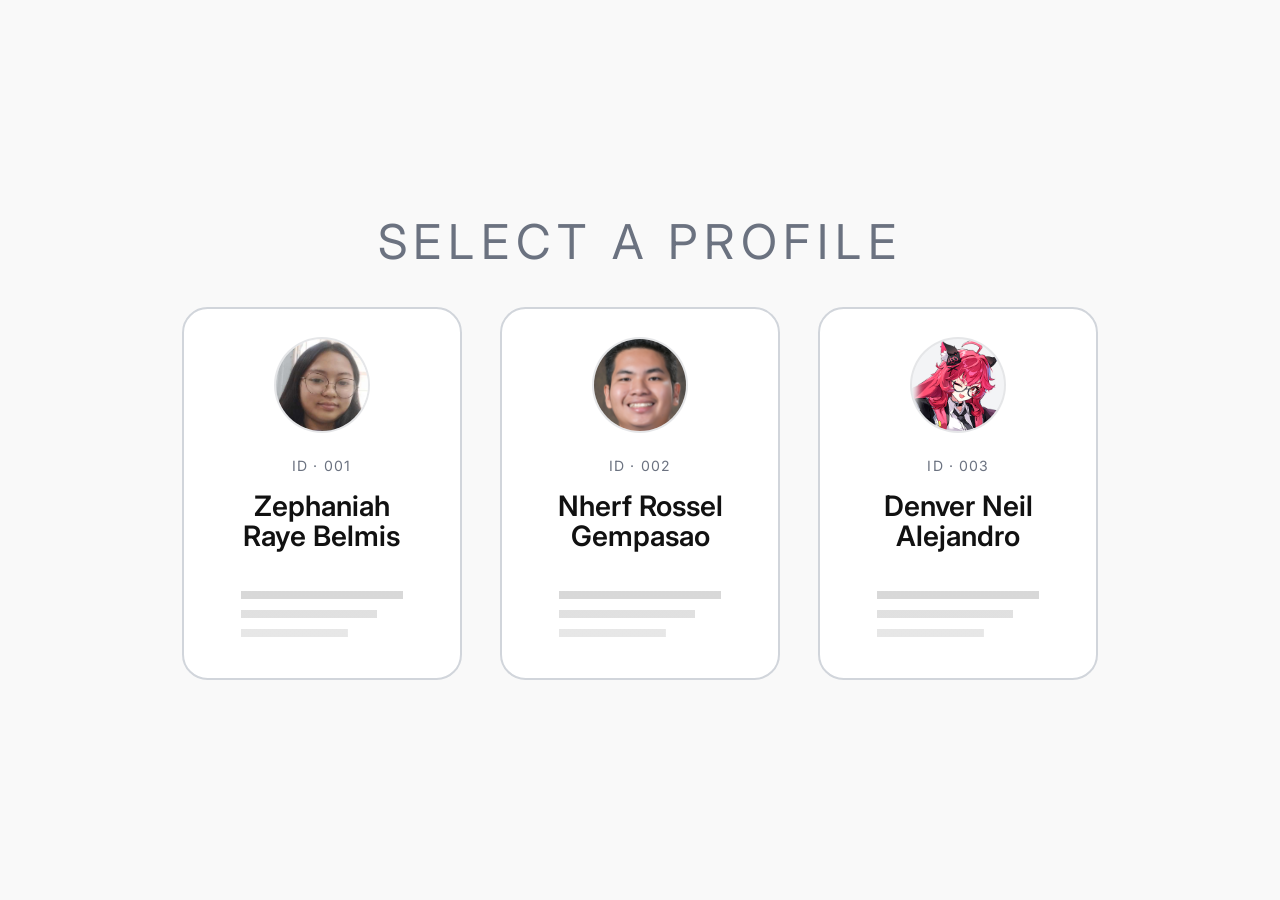
<file: index.html>
<!DOCTYPE html>
<html lang="en">
<head>
  <meta charset="UTF-8" />
  <meta name="viewport" content="width=device-width, initial-scale=1.0" />
  <title>Profile Hub</title>
  <link rel="preconnect" href="https://fonts.googleapis.com" />
  <link href="https://fonts.googleapis.com/css2?family=Inter:wght@400;600&display=swap" rel="stylesheet" />
  <link rel="stylesheet" href="styles.css" />
</head>
<body>
  <main class="page-index">
    <div class="deco-top"></div>
    <p class="page-title">Select a profile</p>
    <div id="profile-list"></div>
    <div class="deco-bottom"></div>
  </main>
  <script type="module" src="src/app.js"></script>
</body>
</html>
</file>
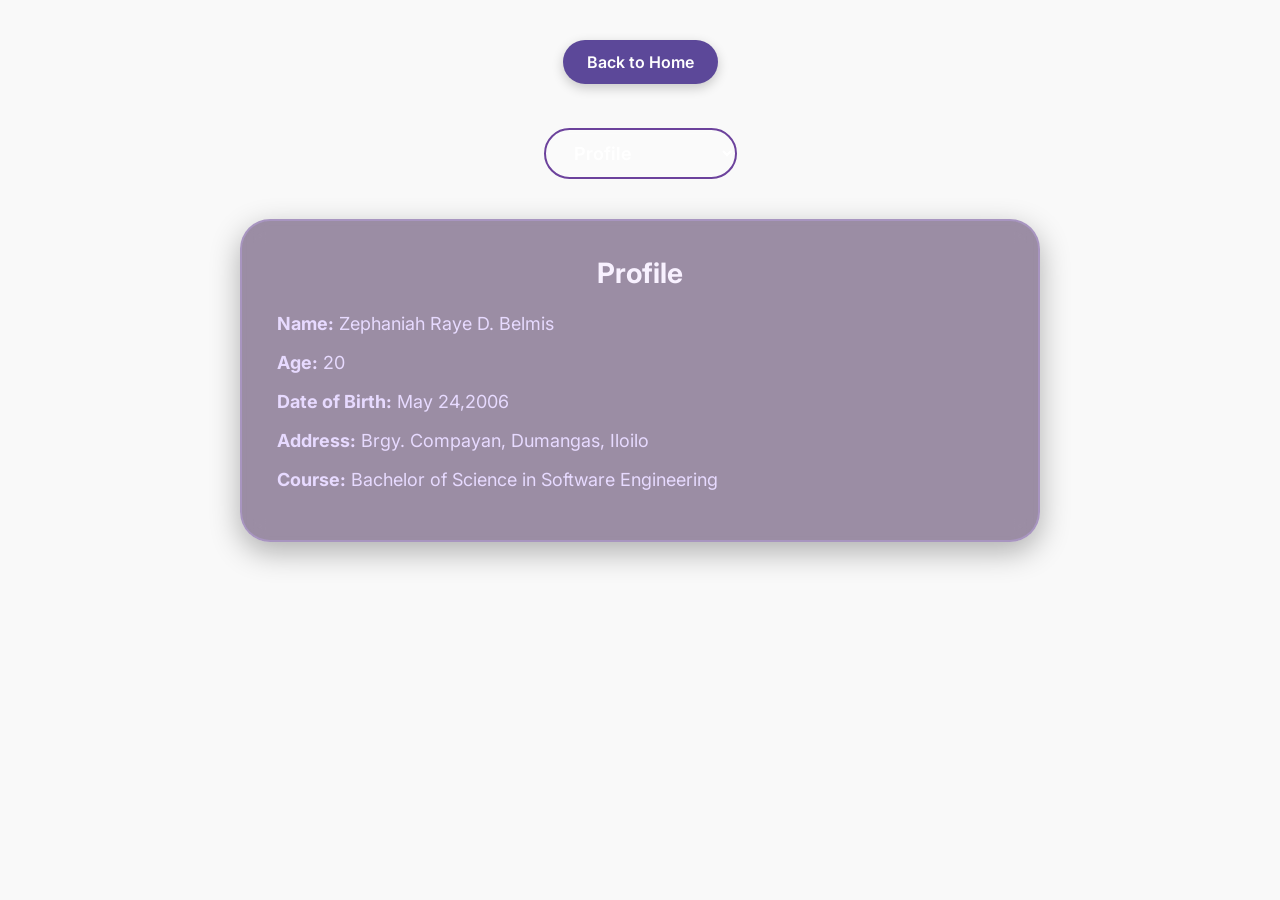
<file: profiles/profile-1/index.html>
<!DOCTYPE html>
<html lang="en">
<head>
  <meta charset="UTF-8" />
  <meta name="viewport" content="width=device-width, initial-scale=1.0" />
  <link href="https://fonts.googleapis.com/css2?family=Inter:wght@400;600&display=swap" rel="stylesheet" />
  <link rel="stylesheet" href="../../styles.css" />
  <style>
    @keyframes panBackground {
      0% {
        background-position: 0% 0%;
      }
      50% {
        background-position: 100% 100%;
      }
      100% {
        background-position: 0% 0%;
      }
    }
    body {
      display: flex;
      flex-direction: column;
      align-items: center;
      text-align: center;
      font-family: 'Inter', sans-serif; 
      background-image: url('https://t4.ftcdn.net/jpg/05/61/44/67/360_F_561446751_J2R7WM3dqC3MpFfQXGLb2NRHLDzgh92V.jpg');
      background-size: 120% 120%;
      background-attachment: fixed;
      animation: panBackground 25s ease-in-out infinite;
      color: #f3e8ff;
      margin: 0;
      padding: 40px 20px;
      min-height: 100vh;
      box-sizing: border-box;
    }
    select {
      padding: 12px 24px;
      margin: 20px 0 40px 0;
      font-size: 18px;
      font-family: 'Inter', sans-serif;
      font-weight: 600;
      border-radius: 50px;
      border: 2px solid #6c429c;
      background: rgba(255, 255, 255, 0.2);
      color: #ffffff; /* Adjusted to white for better readability against the purple theme */
      outline: none;
      cursor: pointer;
      backdrop-filter: blur(4px);
      -webkit-backdrop-filter: blur(4px);
    }
    select option {
      background-color: #280a3d;
      color: #f3e8ff;
    }
    .wrapper {
      display: flex;
      flex-direction: column;
      align-items: center;
      width: 100%;
      max-width: 800px;
    }
    .container {
      display: flex;
      background: rgba(40, 10, 61, 0.45); /* Darker purple translucent background to pop against your image */
      padding: 35px;
      border-radius: 30px;
      border: 2px solid rgba(196, 167, 255, 0.3);
      box-shadow: 0 10px 30px rgba(0, 0, 0, 0.3);
      gap: 40px;
      width: 100%;
      min-height: 250px;
      align-items: center;
      justify-content: center;
      backdrop-filter: blur(12px);
      -webkit-backdrop-filter: blur(12px);
    }
    .info {
      display: flex;
      flex-direction: column;
      justify-content: center;
      text-align: left;
      width: 100%;
    }
    .info h2 {
      margin: 0 0 20px 0;
      color: #f8f1ff;
      font-size: 28px;
    }
    .info ul {
      margin: 0;
      padding-left: 20px;
    }
    .info p,
    .info li {
      margin: 0 0 12px 0;
      font-size: 18px;
      color: #e7daff;
      line-height: 1.5;
    }
    .section {
      display: none;
      width: 100%;
      justify-content: center;
    }
    .back-btn {
      margin-bottom: 24px;
      background: #5c4899;
      color: #fff;
      border: none;
      border-radius: 999px;
      padding: 12px 24px;
      font-size: 16px;
      font-family: 'Inter', sans-serif;
      font-weight: 600;
      cursor: pointer;
      transition: background 0.2s ease, transform 0.2s ease;
      box-shadow: 0 4px 12px rgba(0,0,0,0.2);
    }

    .back-btn:hover {
      background: #7a50cc;
      transform: translateY(-1px);
    }
  </style>
</head>
<body>
  <button class="back-btn" type="button" onclick="location.href='../../index.html'">Back to Home</button>
  <div class="wrapper">
    <select name="about_me" id="about_me" onchange="showSection(this.value)">
      <option value="profile">Profile</option>
      <option value="hobbies">Hobbies</option>
      <option value="retrospective">Retrospective</option>
    </select>

    <div id="profile" class="section">
      <div class="container">
        <div class="info">
          <h2 style="text-align: center;">Profile</h2>
          <p><strong>Name:</strong> Zephaniah Raye D. Belmis</p>
          <p><strong>Age:</strong> 20</p>
          <p><strong>Date of Birth:</strong> May 24,2006</p>
          <p><strong>Address:</strong> Brgy. Compayan, Dumangas, Iloilo</p>
          <p><strong>Course:</strong> Bachelor of Science in Software Engineering</p>
        </div>
      </div>
    </div>

    <div id="hobbies" class="section">
      <div class="container">
        <div class="info">
          <h2 style="text-align: center;">Hobbies</h2>
          <ul>
            <li>I love reading novels</li>
            <li>I enjoy window shopping</li>
            <li>I'm passionate about learning to cook new cuisines.</li>
            <li>I like biking</li>
          </ul>
        </div>
      </div>
    </div>

    <div id="retrospective" class="section">
      <div class="container">
        <div class="info">
          <h2 style="text-align: center;">Retrospective</h2>
          <ul>
            <li>Start working on tasks as soon as they are assigned.</li>
            <li>Manage your time wisely.</li>
            <li>Cooperation and communication in a team is important.</li>
          </ul>
        </div>
      </div>
    </div>
  </div>

  <script>
    function showSection(value) {
      document.querySelectorAll('.section').forEach(el => el.style.display = 'none');
      document.getElementById(value).style.display = 'flex';
    }
    showSection('profile');
  </script>
</body>
</html>
</file>
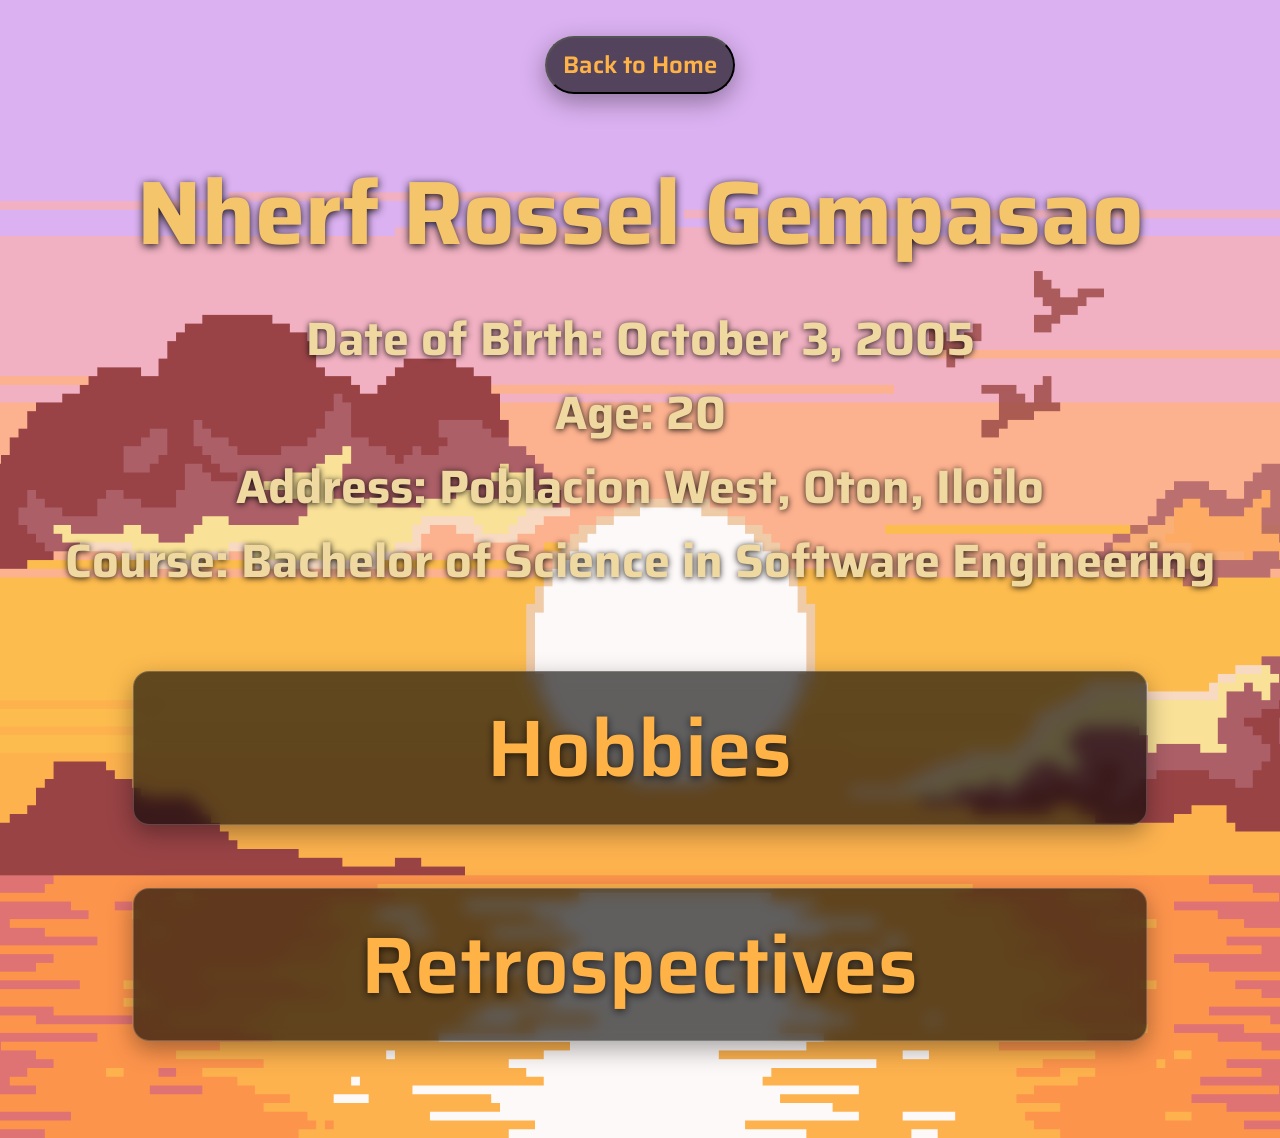
<file: profiles/profile-2/index.html>
<!DOCTYPE html>
<html lang="en">
<head>
  <meta charset="UTF-8" />
  <meta name="viewport" content="width=device-width, initial-scale=1.0" />
  <link href="https://fonts.googleapis.com/css2?family=Inter:wght@400;600&display=swap" rel="stylesheet" />
  <link rel="stylesheet" href="../../styles.css" />
  <style>

    @import url('https://fonts.googleapis.com/css2?family=Saira:wght@300;400;500;600;700&display=swap');


    .back-btn {
      margin: 1rem;
      padding: 0.5rem 1rem;
      font-size: 1.5rem;
      background-color: #f1eaeac7;
      font-family: 'Saira', sans-serif;
      font-weight: 600;
      border-radius: 30px;
      color: #ffb347;
      box-shadow: 0 8px 24px rgba(0, 0, 0, 0.35);
      backdrop-filter: blur(8px);
      background: rgba(0, 0, 0, 0.62);
      }

    button:hover {
      background-color: #8faff5;
      cursor: pointer;
      }

    .page-profile {
      display: flex; 
      margin: 0 auto;
      flex-direction: column;
      background-image: url(../../assets/elements/1f9b037cb7caa4d.gif);
      background-size: cover;
      background-position: center bottom;
      background-repeat: no-repeat;
     }

    body {
      text-align: center;
      font-size: 40px;
      font-family: 'Times New Roman', Times, serif;
      background: radial-gradient(circle at top, #d4a41d 0%, #faa300 65%);
      margin: 0;
      padding: 20px;
      box-sizing: border-box;
      font-family: 'Saira', sans-serif;
      background-image: url(../../assets/elements/1f9b037cb7caa4d.gif);
      background-size: cover;
      background-position: center bottom;
      background-repeat: no-repeat;
      text-shadow: 0 2px 8px rgba(0, 0, 0, 0.7);
     }

    h1 {
      font-size: 90px;
      margin-bottom: 1rem;
      font-family: 'Saira', sans-serif;
      color: #f5c56b;
      border-bottom: 2px solid #302b2b00;
      text-shadow: 0 2px 8px rgba(0, 0, 0, 0.9);
      }

    h3 {
      color: #f0d8a1;
      text-shadow: 0 1px 6px rgba(0, 0, 0, 0.9);
      }

    .link-grid {
      display: flex;
      gap: 0.75rem;
      justify-items: center;
      margin-top: 1rem;
      border-radius: 30px;
      padding: 25px;
      
    }

    .link-grid.collapsed {
      display: none;
    }

    .toggle-btn {
      margin: 1rem auto 0;
      padding: 0.75rem 1.25rem;
      font-size: 1rem;
      border: none;
      border-radius: 0.5rem;
      background-color: #f1eaeac7;
      color: #111;
      font-family: 'Saira', sans-serif;
      font-weight: 600;
      cursor: pointer;
      border: 2px solid #524174;
      border-radius: 50px;
      color: #2e2296;
      font-family: 'Saira', sans-serif;
      font-size: 1.25rem;
    }

    .toggle-btn:hover {
      background-color: #8faff5;
    }

    div {
      display: flex;
      flex-direction: column;
      align-items: center;
      width: 100%;
    }

    a {
      text-decoration: none;
      color: #1114ca;
      font-size: 80px;
      font-family: 'Saira', sans-serif;
      font-weight: 600;
    }

    .profile-link {
      width: 90%;
      margin: 2rem auto 1.2rem;
      padding: 0.8rem 0.9rem;
      box-sizing: border-box;
      background: rgba(0, 0, 0, 0.62);
      border: 1px solid rgba(255, 255, 255, 0.2);
      border-radius: 16px;
      box-shadow: 0 8px 24px rgba(0, 0, 0, 0.35);
      backdrop-filter: blur(8px);
      color: #ffb347;
      text-shadow: 0 2px 8px rgba(0, 0, 0, 0.7);
    }

    .profile-link:hover {
      background-color: #8faff5;
      color: #fff;
      border-radius: 50px;
    }

    main {
      display: flex;
      flex-direction: column;
      align-items: center;
      width: 100%;
      background-size: cover;
      background-position: center;
      padding: 2rem;
    }

    .page-profile {
      display: flex;
      flex-direction: column;
      align-items: center;
      width: 100%;

    }


  </style>
  <script src="script.js"></script>
</head>
<body>
  <button class="back-btn" type="button" onclick="location.href='../../index.html'">Back to Home</button>
      <main class="profile-links">
        <h1>Nherf Rossel Gempasao</h1>
        <h3>Date of Birth: October 3, 2005</h3>
        <h3>Age: 20</h3>
        <h3>Address: Poblacion West, Oton, Iloilo</h3>
        <h3>Course: Bachelor of Science in Software Engineering</h3>
        <div class="link-grid" id="linkGrid">
          <a class="profile-link" href="hobbies.html">Hobbies</a>
          <a class="profile-link" href="retro.html">Retrospectives</a>
        </div>
      </main>
</body>
</html>
</file>
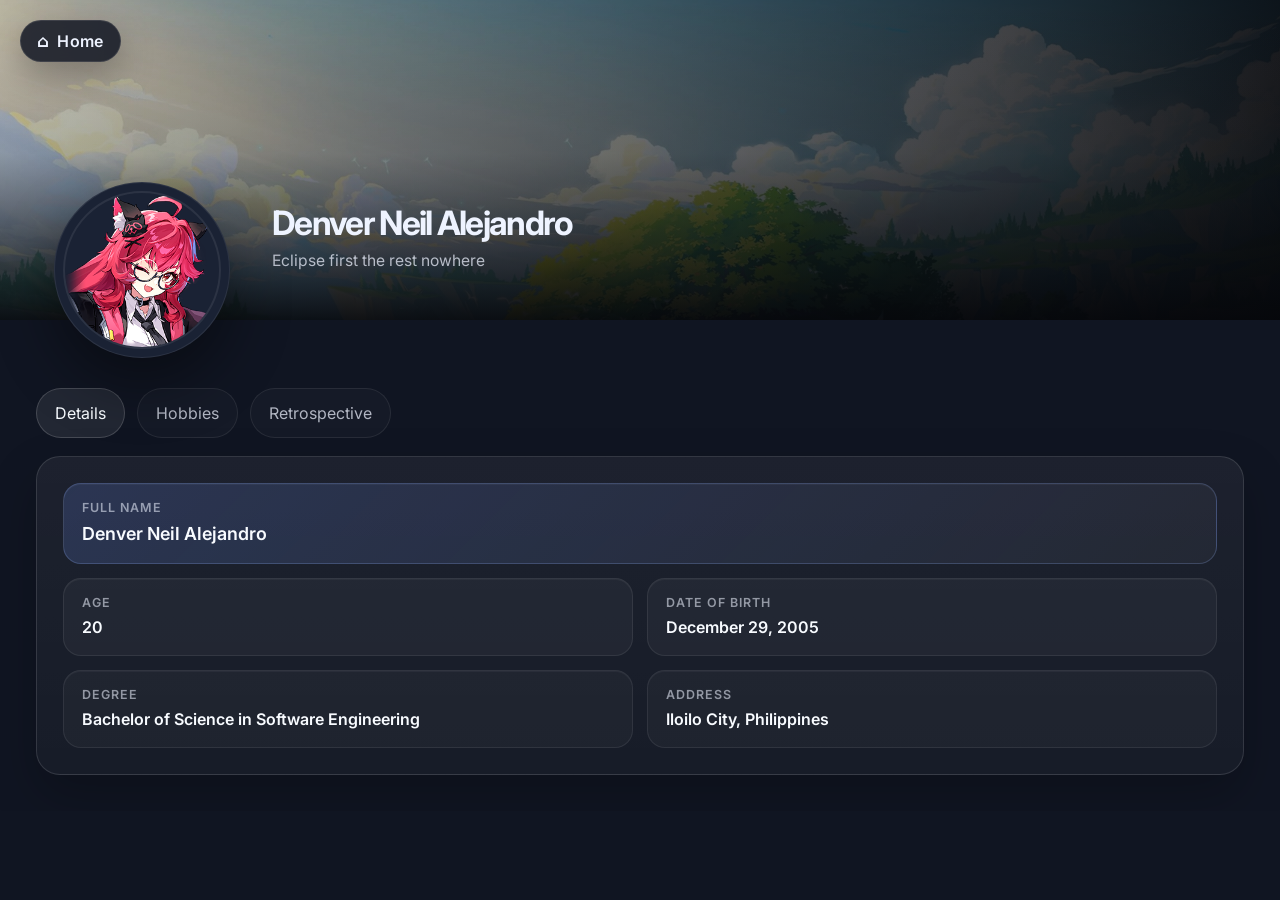
<file: profiles/profile-3/index.html>
<!DOCTYPE html>
<html lang="en">
<head>
  <meta charset="UTF-8" />
  <meta name="viewport" content="width=device-width, initial-scale=1.0" />
  <title>Profile 3</title>
  <link rel="preconnect" href="https://fonts.googleapis.com" />
  <link rel="preconnect" href="https://fonts.gstatic.com" crossorigin />
  <link href="https://fonts.googleapis.com/css2?family=Inter:wght@400;500;600;700&display=swap" rel="stylesheet" />
  <link rel="stylesheet" href="styles.css" />
</head>
<body>
  <main class="profile-page">
    <a class="home-btn" href="../../index.html" aria-label="Back to home">Home</a>

    <section class="profile-shell">
      <header class="profile-hero">
        <div class="profile-hero__image" aria-hidden="true"></div>
        <div class="profile-hero__overlay"></div>
        <div class="profile-hero__fade"></div>

        <div class="profile-avatar-card">
          <img class="profile-avatar-card__image" src="../../assets/profile-picture/player_010_256.webp" alt="Denver Neil Alejandro profile picture" />
        </div>

        <div class="profile-hero__copy">
          <h1>Denver Neil Alejandro</h1>
          <p class="profile-hero__subtitle">Eclipse first the rest nowhere</p>
        </div>
      </header>

      <section class="profile-content">
        <nav class="profile-tabs" aria-label="Profile sections">
          <button class="profile-tab is-active" type="button" data-tab="details">Details</button>
          <button class="profile-tab" type="button" data-tab="hobbies">Hobbies</button>
          <button class="profile-tab" type="button" data-tab="retrospective">Retrospective</button>
        </nav>

        <div class="profile-panels">
          <section class="profile-panel is-active" data-panel="details">
            <div class="profile-details">
              <div><span>Full Name</span><strong>Denver Neil Alejandro</strong></div>
              <div><span>Age</span><strong>20</strong></div>
              <div><span>Date of Birth</span><strong>December 29, 2005</strong></div>
              <div><span>Degree</span><strong>Bachelor of Science in Software Engineering</strong></div>
              <div><span>Address</span><strong>Iloilo City, Philippines</strong></div>
            </div>
          </section>

          <section class="profile-panel" data-panel="hobbies">
            <div class="hobby-grid">
              <article class="hobby-block hobby-block--wide">
                <h3>Playing Instruments</h3>
                <div class="hobby-meta">
                  <div>
                    <span class="hobby-block__label">Instruments</span>
                    <p>Piano, violin</p>
                  </div>
                  <div>
                    <span class="hobby-block__label">Pieces Played</span>
                    <p>Arabesque No. 1, River Flows in You, etc</p>
                  </div>
                </div>
              </article>

              <div class="hobby-divider" aria-hidden="true"></div>

              <article class="hobby-block">
                <h3>Exploring New Places</h3>
                <span class="hobby-block__label">Countries Visited: 5</span>
              </article>

              <article class="hobby-block">
                <h3>Games Played</h3>
                <p>5+ Gacha Games, Soulsgames, FPS, Simulation</p>
              </article>

              <div class="hobby-divider" aria-hidden="true"></div>

              <article class="hobby-block hobby-block--wide">
                <h3>Languages I'm Currently Working on</h3>
                <div class="hobby-meta">
                  <div>
                    <span class="hobby-block__label">English</span>
                    <p>C1</p>
                  </div>
                  <div>
                    <span class="hobby-block__label">Japanese</span>
                    <p>N2</p>
                  </div>
                </div>
              </article>
            </div>
          </section>

          <section class="profile-panel" data-panel="retrospective">
            <div class="retrospective-list">
              <section class="retrospective-item">
                <h3>Insights</h3>
                <ul>
                  <li>Every challenge presents an opportunity to learn.</li>
                  <li>Progress comes from consistency, not perfection.</li>
                  <li>Collaboration often leads to better outcomes.</li>
                  <li>Feedback is a valuable tool for improvement.</li>
                </ul>
              </section>

              <section class="retrospective-item">
                <h3>Technical Skills</h3>
                <ul>
                  <li>HTML, CSS, JavaScript, Python</li>
                  <li>Problem-solving and debugging</li>
                  <li>UI/UX design principles</li>
                  <li>Team collaboration and code management</li>
                </ul>
              </section>

              <section class="retrospective-item">
                <h3>Lessons Learned Throughout College</h3>
                <ul>
                  <li>Patience leads to better results.</li>
                  <li>Mistakes are opportunities to improve.</li>
                  <li>Time management is just as important as technical ability.</li>
                  <li>Continuous learning is key to long-term growth.</li>
                  <li>Adaptability helps overcome unexpected challenges.</li>
                </ul>
              </section>
            </div>
          </section>
        </div>
      </section>
    </section>
  </main>

  <script src="script.js"></script>
</body>
</html>
</file>
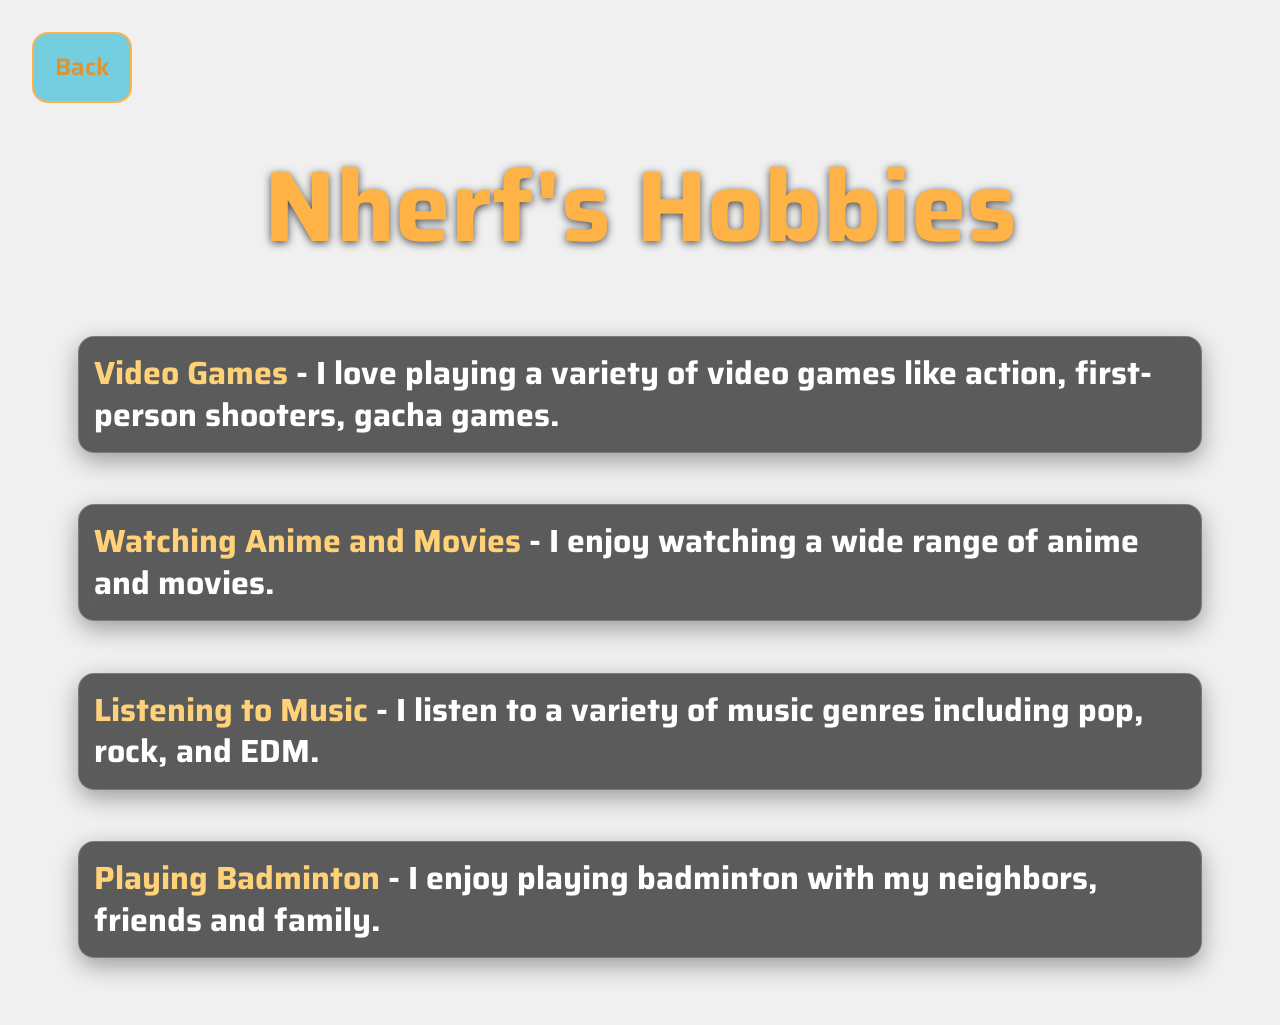
<file: profiles/profile-2/hobbies.html>
<!DOCTYPE html>
<html lang="en">
<head>
    <meta charset="UTF-8">
    <meta name="viewport" content="width=device-width, initial-scale=1.0">
    <title>Document</title>
    <link rel="stylesheet" href="hobbies.css">
</head>
<body>
  <button class="back-btn" type="button" onclick="location.href='index.html'">Back</button>
  <h1>Nherf's Hobbies</h1>

  <div class="hobby-card">
      <h2><strong>Video Games</strong> - I love playing a variety of video games like action, first-person shooters, gacha games.</h2>
  </div>

  <div class="hobby-card">
      <h2><strong>Watching Anime and Movies</strong> - I enjoy watching a wide range of anime and movies.</h2>
  </div>

  <div class="hobby-card">
      <h2><strong>Listening to Music</strong> - I listen to a variety of music genres including pop, rock, and EDM.</h2>
  </div>

  <div class="hobby-card">
      <h2><strong>Playing Badminton</strong> - I enjoy playing badminton with my neighbors, friends and family.</h2>
  </div>


  <script src="script.js"></script>
</body>
</html>
</file>
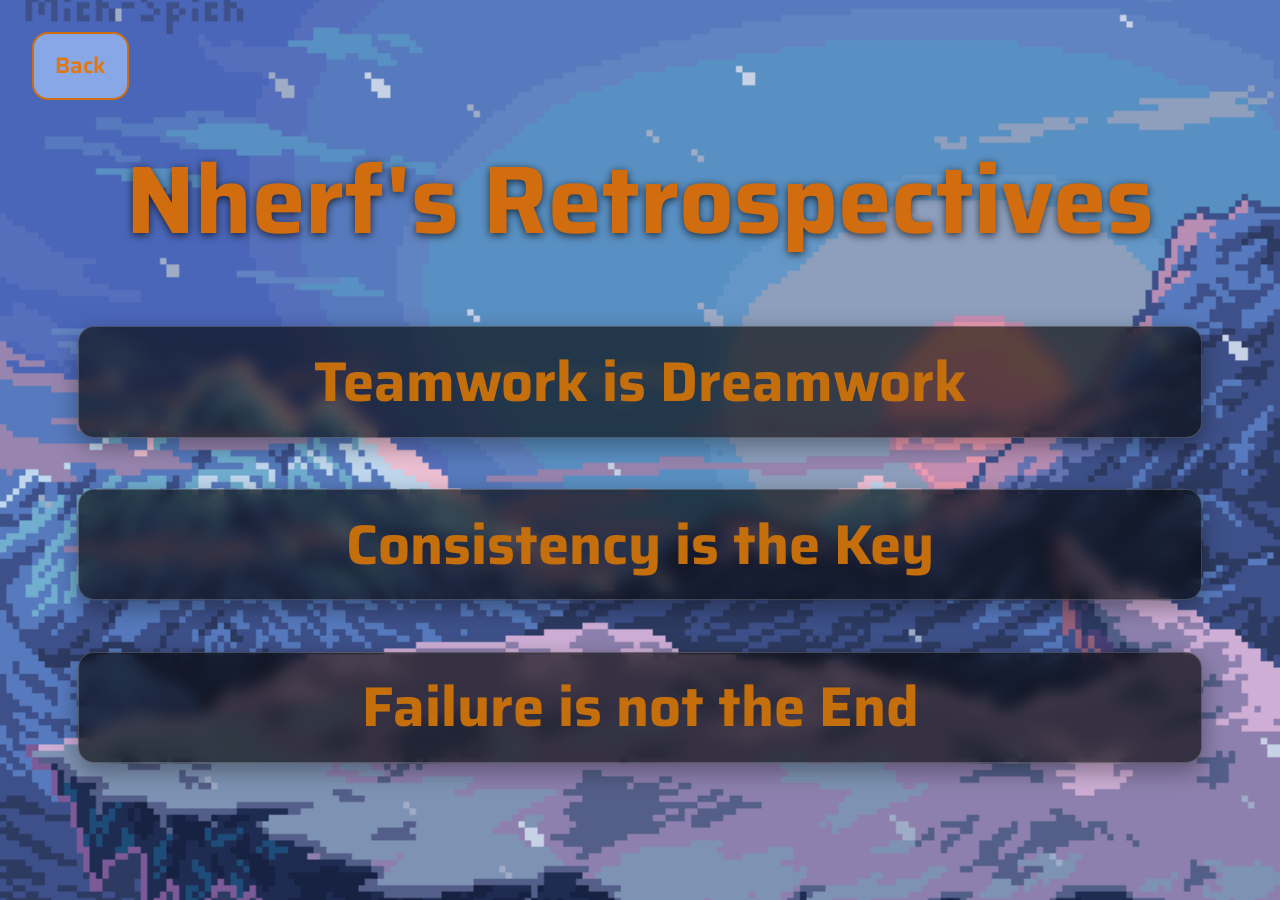
<file: profiles/profile-2/retro.html>
<!DOCTYPE html>
<html lang="en">
<head>
    <meta charset="UTF-8">
    <meta name="viewport" content="width=device-width, initial-scale=1.0">
    <title>Document</title>
    <link rel="stylesheet" href="retro.css">
</head>
<body>
  <button class="back-btn" type="button" onclick="location.href='index.html'">Back</button>
  <h1>Nherf's Retrospectives</h1>
  
  <div class="retro-card">
    <h2><strong>Teamwork is Dreamwork</strong></h2>
  </div>

  <div class="retro-card">
    <h2><strong>Consistency is the Key</strong></h2>
  </div>

   <div class="retro-card">
    <h2><strong>Failure is not the End</strong></h2>
  </div>

  <script src="script.js"></script>
</body>
</html>
</file>
<file: styles.css>
/* ── reset ── */
*, *::before, *::after { box-sizing: border-box; margin: 0; padding: 0; }

/* ── tokens ── */
:root{
  --bg: #f9f9f9;
  --border: #d1d5db;
  --text: #111;
  --muted: #6b7280;
  --hover-bg: #f3f4f6;
}

/* ── base ── */
body{
  font-family:'Inter', system-ui, sans-serif;
  background:var(--bg);
  color:var(--text);
  min-height:100vh;
}

/* ── index layout ── */
.page-index{
  display:flex;
  flex-direction:column;
  align-items:center;
  justify-content:center;
  min-height:100vh;
  padding:80px 24px;
}

.deco-top, .deco-bottom{
  width:100%;
  max-width:920px;
  height:80px;
}

.page-title{
  font-size:0.72rem;
  letter-spacing:0.14em;
  text-transform:uppercase;
  color:var(--muted);
  margin-bottom:28px;
}

/* ── card row ── */
#profile-list{
  display:flex;
  flex-direction:row;
  flex-wrap:wrap;
  gap:clamp(16px,3vw,48px);
  justify-content:center;
  align-items:flex-start;
  padding:8px;
}

/* ── profile card: ── */
.profile-card{
  display:flex;
  flex-direction:column;
  align-items:center;
  justify-content:flex-start;
  width:clamp(280px,20vw,520px);      /* min 280px, grows with viewport, max 520px */
  aspect-ratio:3/4;                   /* keeps rectangle shape */
  padding:clamp(18px,2.2vw,36px);
  border:clamp(1px,0.22vw,3px) solid var(--border);
  border-radius:clamp(12px,2vw,28px);
  background:#fff;
  cursor:pointer;
  text-decoration:none;
  color:var(--text);
  transition:border-color .18s, background .18s, box-shadow .18s, transform .18s;
  user-select:none;
  -webkit-tap-highlight-color:transparent;
  gap:12px;
  overflow:hidden;
}

/* hover */
.profile-card:hover{
  border-color:var(--text);
  background:var(--hover-bg);
  box-shadow:0 8px 30px rgba(0,0,0,0.08);
  transform:translateY(-6px);
}

/* ── avatar── */
.profile-card__avatar{
  width:clamp(96px,36%,220px);     /* larger minimum; scales with card width */
  height:auto;
  aspect-ratio:1/1;
  border-radius:50%;
  object-fit:cover;
  display:block;
  margin:0 0 12px 0;
  border:clamp(2px,0.18vw,4px) solid rgba(0,0,0,0.06);
  background:#f3f4f6;
}

/* ── text sizing ── */
.profile-card__id{
  font-size:clamp(0.68rem,1.1vw,0.9rem);
  letter-spacing:0.08em;
  color:var(--muted);
  text-transform:uppercase;
  margin-bottom:6px;
  text-align:center;
}

.profile-card__name{
  font-size:clamp(1.1rem,2.2vw,1.8rem);  /* larger on bigger screens */
  font-weight:600;
  text-align:center;
  line-height:1.05;
  word-break:break-word;
  max-width:90%;
  margin-bottom:0.35rem;
}

.profile-card__name::after{
  content:"";
  display:block;
  width:min(18ch, 82%);
  height:4.4rem;
  margin:2.5rem auto 0;
  background:
    linear-gradient(90deg, rgba(17,17,17,0.18), rgba(17,17,17,0.18)) 0 0 / 100% 8px no-repeat,
    linear-gradient(90deg, rgba(17,17,17,0.14), rgba(17,17,17,0.14)) 0 19px / 84% 8px no-repeat,
    linear-gradient(90deg, rgba(17,17,17,0.11), rgba(17,17,17,0.11)) 0 38px / 66% 8px no-repeat;
  opacity:0.9;
}

.page-profile {
  position: relative;
  display: flex;
  flex-direction: column;
  min-height: 100vh;
  background: #fff;
}


.close-btn {
  position: absolute;
  top: clamp(12px, 2vw, 20px);
  left: clamp(12px, 2vw, 20px);
  width: clamp(40px, 4.2vw, 48px);
  height: clamp(40px, 4.2vw, 48px);
  display: inline-flex;
  align-items: center;
  justify-content: center;
  border-radius: 50%;
  background: #fff;
  border: 1.5px solid var(--border);
  color: var(--muted);
  font-size: 1.15rem;
  text-decoration: none;
  cursor: pointer;
  box-shadow: 0 6px 18px rgba(0,0,0,0.08);
  transition: transform .12s, box-shadow .12s, border-color .12s, color .12s;
  z-index: 20;
}
.close-btn:hover {
  transform: translateY(-3px);
  border-color: var(--text);
  color: var(--text);
  box-shadow: 0 14px 36px rgba(0,0,0,0.12);
}

.close-btn:focus {
  outline: none;
  box-shadow: 0 0 0 4px rgba(59,130,246,0.12);
}
/* default viewport */
@media (max-width:420px){
  .page-index{ padding:48px 12px; }
  .profile-card{ width:clamp(240px,80vw,360px); aspect-ratio:3/4; padding:16px; }
  .profile-card__avatar{ width:clamp(80px,30%,160px); }
  .profile-card__name{ font-size:1.05rem; }
}

.page-title{
  font-size: 3rem;
  letter-spacing: 0.14em;
  text-transform: uppercase;
  color: var(--muted);
  margin-bottom: 28px;
}
</file>
<file: profiles/profile-3/styles.css>
* {
  box-sizing: border-box;
}

html, body {
  margin: 0;
  min-height: 100%;
}

body {
  font-family: 'Inter', system-ui, sans-serif;
  color: #eef3ff;
  background: #101522;
}

.profile-page {
  min-height: 100vh;
  padding: 0;
  background: #101522;
}

.home-btn {
  position: fixed;
  top: 20px;
  left: 20px;
  z-index: 30;
  min-width: 96px;
  height: 42px;
  display: inline-flex;
  align-items: center;
  justify-content: center;
  gap: 8px;
  padding: 0 16px;
  border-radius: 999px;
  text-decoration: none;
  color: #eef3ff;
  background: rgba(16, 21, 34, 0.84);
  border: 1px solid rgba(255, 255, 255, 0.1);
  backdrop-filter: blur(14px);
  box-shadow: 0 14px 35px rgba(0, 0, 0, 0.28);
  letter-spacing: 0.02em;
  font-weight: 600;
}

.home-btn::before {
  content: '⌂';
  font-size: 1.05rem;
  line-height: 1;
}

.profile-shell {
  position: relative;
  width: 100%;
  margin: 0;
  overflow: hidden;
  border-radius: 0;
  border: 0;
  background: #101522;
  box-shadow: none;
}

.profile-hero {
  position: relative;
  min-height: 320px;
  padding: 14px 36px 0 272px;
  overflow: visible;
}

.profile-hero__image,
.profile-hero__overlay,
.profile-hero__fade {
  position: absolute;
  inset: 0;
}

.profile-hero__image {
  background-image: url("../../assets/elements/image (1).png");
  background-size: cover;
  background-position: center;
  transform: scale(1.02);
}

.profile-hero__overlay {
  background: linear-gradient(90deg, rgba(7, 8, 12, 0.18) 0%, rgba(7, 8, 12, 0.5) 45%, rgba(7, 8, 12, 0.92) 100%);
}

.profile-hero__fade {
  background: linear-gradient(180deg, rgba(5, 6, 10, 0) 0%, rgba(5, 6, 10, 0.16) 48%, rgba(5, 6, 10, 0.92) 100%);
}

.profile-avatar-card {
  position: absolute;
  left: 54px;
  bottom: -38px;
  z-index: 4;
  width: 176px;
  aspect-ratio: 1;
  border-radius: 50%;
  padding: 8px;
  background: #1a2234;
  border: 1px solid rgba(255, 255, 255, 0.08);
  box-shadow: 0 24px 60px rgba(0, 0, 0, 0.42);
}

.profile-avatar-card__image {
  width: 100%;
  height: 100%;
  display: block;
  object-fit: cover;
  border-radius: 50%;
  border: 2px solid rgba(255, 255, 255, 0.08);
}

.profile-hero__copy {
  position: relative;
  z-index: 3;
  max-width: 540px;
  margin-left: 0;
  margin-top: 192px;
}

.profile-hero h1 {
  margin: 0;
  font-size: clamp(1.55rem, 2.7vw, 2.1rem);
  line-height: 1;
  letter-spacing: -0.05em;
}

.profile-hero__subtitle {
  margin: 8px 0 0;
  max-width: 48ch;
  color: rgba(238, 243, 255, 0.72);
  line-height: 1.65;
  font-size: 0.98rem;
}

.profile-content {
  position: relative;
  padding: 68px 36px 36px;
  background: #101522;
}

.profile-tabs {
  display: flex;
  flex-wrap: wrap;
  gap: 12px;
  margin-bottom: 18px;
}

.profile-tab {
  border: 1px solid rgba(255, 255, 255, 0.08);
  background: rgba(255, 255, 255, 0.025);
  color: rgba(238, 243, 255, 0.72);
  padding: 14px 18px;
  border-radius: 999px;
  font: inherit;
  cursor: pointer;
  transition: transform 0.18s ease, background 0.18s ease, color 0.18s ease, border-color 0.18s ease;
}

.profile-tab:hover {
  transform: translateY(-1px);
  color: #fff;
  border-color: rgba(255, 255, 255, 0.16);
}

.profile-tab.is-active {
  color: #f7fbff;
  background: rgba(255, 255, 255, 0.08);
  border-color: rgba(255, 255, 255, 0.16);
}

.profile-panels {
  display: grid;
  gap: 20px;
}

.profile-panel {
  display: none;
  padding: 26px;
  border-radius: 24px;
  background: rgba(255, 255, 255, 0.035);
  border: 1px solid rgba(255, 255, 255, 0.08);
}

.profile-panel.is-active {
  display: block;
}

.profile-panel h2 {
  margin: 0 0 14px;
  font-size: 1.2rem;
  letter-spacing: -0.03em;
}

.profile-panel p {
  margin: 0 0 18px;
  color: rgba(248, 251, 255, 0.86);
  line-height: 1.65;
}

.profile-panel ul {
  margin: 0;
  padding-left: 18px;
  color: rgba(248, 251, 255, 0.9);
  line-height: 1.6;
}

.profile-panel li + li {
  margin-top: 10px;
}

.profile-panel h3 {
  margin: 0 0 10px;
  font-size: 1.35rem;
  font-weight: 700;
  letter-spacing: -0.03em;
  color: #f8fbff;
}

.profile-panel[data-panel="retrospective"] {
  padding: 28px 28px 30px;
  background: linear-gradient(180deg, rgba(255, 255, 255, 0.05) 0%, rgba(255, 255, 255, 0.028) 100%);
  border: 1px solid rgba(255, 255, 255, 0.1);
  box-shadow: 0 22px 50px rgba(0, 0, 0, 0.2);
  max-height: 68vh;
  overflow-y: auto;
  scrollbar-gutter: stable;
}

.profile-panel[data-panel="retrospective"] h2 {
  margin: 0 0 22px;
  font-size: 1.35rem;
}

.profile-panel[data-panel="details"] {
  background: linear-gradient(180deg, rgba(255, 255, 255, 0.055) 0%, rgba(255, 255, 255, 0.03) 100%);
  border-color: rgba(255, 255, 255, 0.12);
  box-shadow: 0 22px 50px rgba(0, 0, 0, 0.22);
}

.profile-panel[data-panel="details"] h2 {
  display: inline-flex;
  align-items: center;
  gap: 10px;
  margin-bottom: 18px;
}

.profile-panel[data-panel="details"] h2::after {
  content: '';
  width: 44px;
  height: 1px;
  background: linear-gradient(90deg, rgba(255, 255, 255, 0.34), rgba(255, 255, 255, 0));
}

.profile-details {
  display: grid;
  grid-template-columns: repeat(2, minmax(0, 1fr));
  gap: 14px;
}

.profile-details > div {
  padding: 16px 18px;
  border-radius: 18px;
  background: rgba(255, 255, 255, 0.04);
  border: 1px solid rgba(255, 255, 255, 0.08);
  box-shadow: inset 0 1px 0 rgba(255, 255, 255, 0.04);
}

.profile-details span {
  display: block;
  margin-bottom: 6px;
  color: rgba(238, 243, 255, 0.56);
  font-size: 0.78rem;
  font-weight: 600;
  letter-spacing: 0.08em;
  text-transform: uppercase;
}

.profile-details strong {
  display: block;
  color: #f8fbff;
  font-size: 1rem;
  font-weight: 600;
  line-height: 1.45;
}

.profile-details > div:first-child {
  grid-column: 1 / -1;
  background: linear-gradient(135deg, rgba(114, 152, 255, 0.18), rgba(255, 255, 255, 0.04));
  border-color: rgba(152, 184, 255, 0.22);
}

.profile-details > div:first-child strong {
  font-size: 1.12rem;
}

.profile-details > div:nth-child(4),
.profile-details > div:nth-child(5) {
  background: rgba(255, 255, 255, 0.03);
}

.hobby-grid {
  display: grid;
  grid-template-columns: repeat(2, minmax(0, 1fr));
  gap: 22px 28px;
}

.hobby-block {
  display: grid;
  gap: 8px;
  align-content: start;
  padding-top: 4px;
}

.hobby-block--wide {
  grid-column: 1 / -1;
}

.hobby-block__eyebrow,
.hobby-block__label {
  display: block;
  color: rgba(238, 243, 255, 0.56);
  font-size: 0.74rem;
  font-weight: 600;
  letter-spacing: 0.1em;
  text-transform: uppercase;
}

.hobby-block__eyebrow {
  margin-bottom: 4px;
}

.hobby-block__label {
  margin-bottom: 4px;
}

.hobby-block p {
  margin: 0;
  color: rgba(238, 243, 255, 0.74);
  line-height: 1.6;
}

.hobby-block h3 {
  margin-bottom: 0;
}

.hobby-block p {
  font-size: 0.98rem;
}

.hobby-meta {
  display: grid;
  grid-template-columns: repeat(2, minmax(0, 1fr));
  gap: 14px 20px;
  margin-top: 12px;
}

.hobby-meta > div {
  min-width: 0;
}

.hobby-meta p {
  margin-top: 2px;
}

.hobby-divider {
  grid-column: 1 / -1;
  height: 1px;
  margin: 4px 0 2px;
  background: linear-gradient(90deg, rgba(255, 255, 255, 0), rgba(255, 255, 255, 0.14), rgba(255, 255, 255, 0));
}

.retrospective-list {
  display: grid;
  grid-template-columns: repeat(auto-fit, minmax(250px, 1fr));
  gap: 26px 32px;
}

.retrospective-item {
  padding: 0;
}

.retrospective-item h3 {
  margin-bottom: 12px;
  font-size: 1.25rem;
}

.retrospective-item ul {
  margin: 0;
  padding-left: 22px;
  color: rgba(248, 251, 255, 0.92);
}

.retrospective-item li {
  font-size: 1rem;
  line-height: 1.7;
  font-weight: 400;
}

.retrospective-note {
  margin-top: 12px;
  margin-bottom: 0;
  color: rgba(248, 251, 255, 0.72);
  font-style: italic;
  font-size: 0.96rem;
}

@media (min-width: 1200px) {
  .profile-panel[data-panel="retrospective"] {
    max-height: 72vh;
  }

  .retrospective-list {
    grid-template-columns: 1.15fr 1fr 1.15fr;
  }
}

.placeholder-grid {
  display: grid;
  grid-template-columns: repeat(3, minmax(0, 1fr));
  gap: 14px;
}

.placeholder-card,
.placeholder-line {
  border-radius: 18px;
  background: rgba(255, 255, 255, 0.05);
  border: 1px solid rgba(255, 255, 255, 0.08);
}

.placeholder-card {
  min-height: 104px;
}

.placeholder-stack {
  display: grid;
  gap: 12px;
}

.placeholder-line {
  height: 18px;
}

.placeholder-line.long { width: 100%; }
.placeholder-line.medium { width: 82%; }
.placeholder-line.short { width: 56%; }

@media (max-width: 900px) {
  .profile-hero {
    padding: 12px 24px 0 232px;
    min-height: 330px;
  }

  .profile-avatar-card {
    left: 32px;
    bottom: -28px;
    width: 154px;
  }

  .profile-hero__copy {
    margin-top: 180px;
    max-width: 100%;
  }

  .profile-content {
    padding: 62px 24px 24px;
  }

  .profile-details {
    grid-template-columns: 1fr;
  }

  .hobby-grid {
    grid-template-columns: 1fr;
  }

  .hobby-subgrid {
    grid-template-columns: 1fr;
  }

  .hobby-meta {
    grid-template-columns: 1fr;
  }

  .placeholder-grid {
    grid-template-columns: 1fr;
  }

  .profile-panel[data-panel="retrospective"] {
    max-height: 56vh;
  }
}

@media (max-width: 560px) {
  .profile-page {
    padding: 16px;
  }

  .profile-shell {
    border-radius: 0;
  }

  .profile-hero {
    min-height: 330px;
  }

  .profile-avatar-card {
    width: 138px;
    border-radius: 50%;
    bottom: -22px;
  }

  .profile-hero__copy {
    margin-top: 168px;
  }

  .profile-content {
    padding: 56px 16px 16px;
  }

  .profile-panel {
    padding: 20px;
  }
}
</file>
<file: profiles/profile-2/hobbies.css>
@import url('https://fonts.googleapis.com/css2?family=Saira:wght@300;400;500;600;700&display=swap');

body {
  background-color: #f0f0f0;
  font-family: Arial, sans-serif;
  margin: 0;
  padding: 2rem 1rem 3rem;
  background-image: url(https://storage.ko-fi.com/cdn/useruploads/display/a73190c5-1724-4fc7-988e-d141445646d5_spiaggiapreview.gif);
  background-size: cover;
  background-position: center;
  background-attachment: fixed;
  display: flex;
  flex-direction: column;
  min-height: 100vh;
  box-sizing: border-box;
}

h1 {
  font-size: 100px;
  color: #ffb347;
  text-align: center;
  font-family: 'Saira', sans-serif;
  margin: 0 0 1.2rem;
  text-shadow: 0 2px 8px rgba(0, 0, 0, 0.7);
}

.hobby-card {
  width: 90%;
  margin: 2rem auto 1.2rem;
  padding: 0.8rem 0.9rem;
  box-sizing: border-box;
  background: rgba(0, 0, 0, 0.62);
  border: 1px solid rgba(255, 255, 255, 0.2);
  border-radius: 16px;
  box-shadow: 0 8px 24px rgba(0, 0, 0, 0.35);
  backdrop-filter: blur(8px);
}

h2 {
  font-size: 2rem;
  line-height: 1.3;
  margin: 0.2rem 0;
  color: #ffffff;
  font-family: 'Saira', sans-serif;
}

strong {
  color: #ffd27a;
}

.back-btn {
  align-self: flex-start;
  margin: 0 0 1.5rem 1rem;
  padding: 0.9rem 1.3rem;
  font-family: 'Saira', sans-serif;
  font-size: 1.5rem;
  font-weight: 600;
  color: #df932a;
  background: rgba(77, 196, 218, 0.753);
  border: 2px solid #ffb347;
  border-radius: 16px;
  cursor: pointer;
  transition: background-color 0.25s ease, transform 0.25s ease;
}

.back-btn:hover {
  background: rgba(255, 255, 255, 0.28);
  transform: translateY(-1px);
}
</file>
<file: profiles/profile-2/retro.css>
@import url('https://fonts.googleapis.com/css2?family=Saira:wght@300;400;500;600;700&display=swap');

body {
  background-color: #f0f0f0;
  font-family: Arial, sans-serif;
  margin: 0;
  padding: 2rem 1rem 3rem;
  background-image: url(../../assets/elements/ddzehcl-491a30c3-068f-41d6-a328-55fe89d1a25e.gif);
  background-size: cover;
  background-position: center;
  background-attachment: fixed;
  display: flex;
  flex-direction: column;
  min-height: 100vh;
  box-sizing: border-box;
}

h1 {
  font-size: 6rem;
  color: #d16d0f;
  text-align: center;
  font-family:'Saira', sans-serif;
  margin: 0 0 1.2rem;
  text-shadow: 0 2px 8px rgba(0, 0, 0, 0.7);
}

.retro-card {
  width: 90%;
  margin: 2rem auto 1.2rem;
  padding: 0.8rem 0.9rem;
  box-sizing: border-box;
  background: rgba(0, 0, 0, 0.62);
  border: 1px solid rgba(255, 255, 255, 0.2);
  border-radius: 16px;
  box-shadow: 0 8px 24px rgba(0, 0, 0, 0.35);
  backdrop-filter: blur(8px);
}

h2 {
  text-align: center;
  align-items: center;
  font-size: 3.5rem;
  line-height: 1.5;
  margin: 0;
  color: #ffffff;
  font-family:'Saira', sans-serif;
}

strong {
  color: #c56f0c;
}

.back-btn {
  align-self: flex-start;
  margin: 0 0 1.5rem 1rem;
  padding: 0.9rem 1.3rem;
  font-family: 'Saira', sans-serif;
  font-size: 1.4rem;
  font-weight: 600;
  color: #e4760f;
  background: rgba(146, 178, 238, 0.856);
  border: 2px solid #d16d0f;
  border-radius: 16px;
  cursor: pointer;
  transition: background-color 0.25s ease, transform 0.25s ease;
}

.back-btn:hover {
  background: rgba(224, 216, 216, 0.959);
  transform: translateY(-1px);
}
</file>
